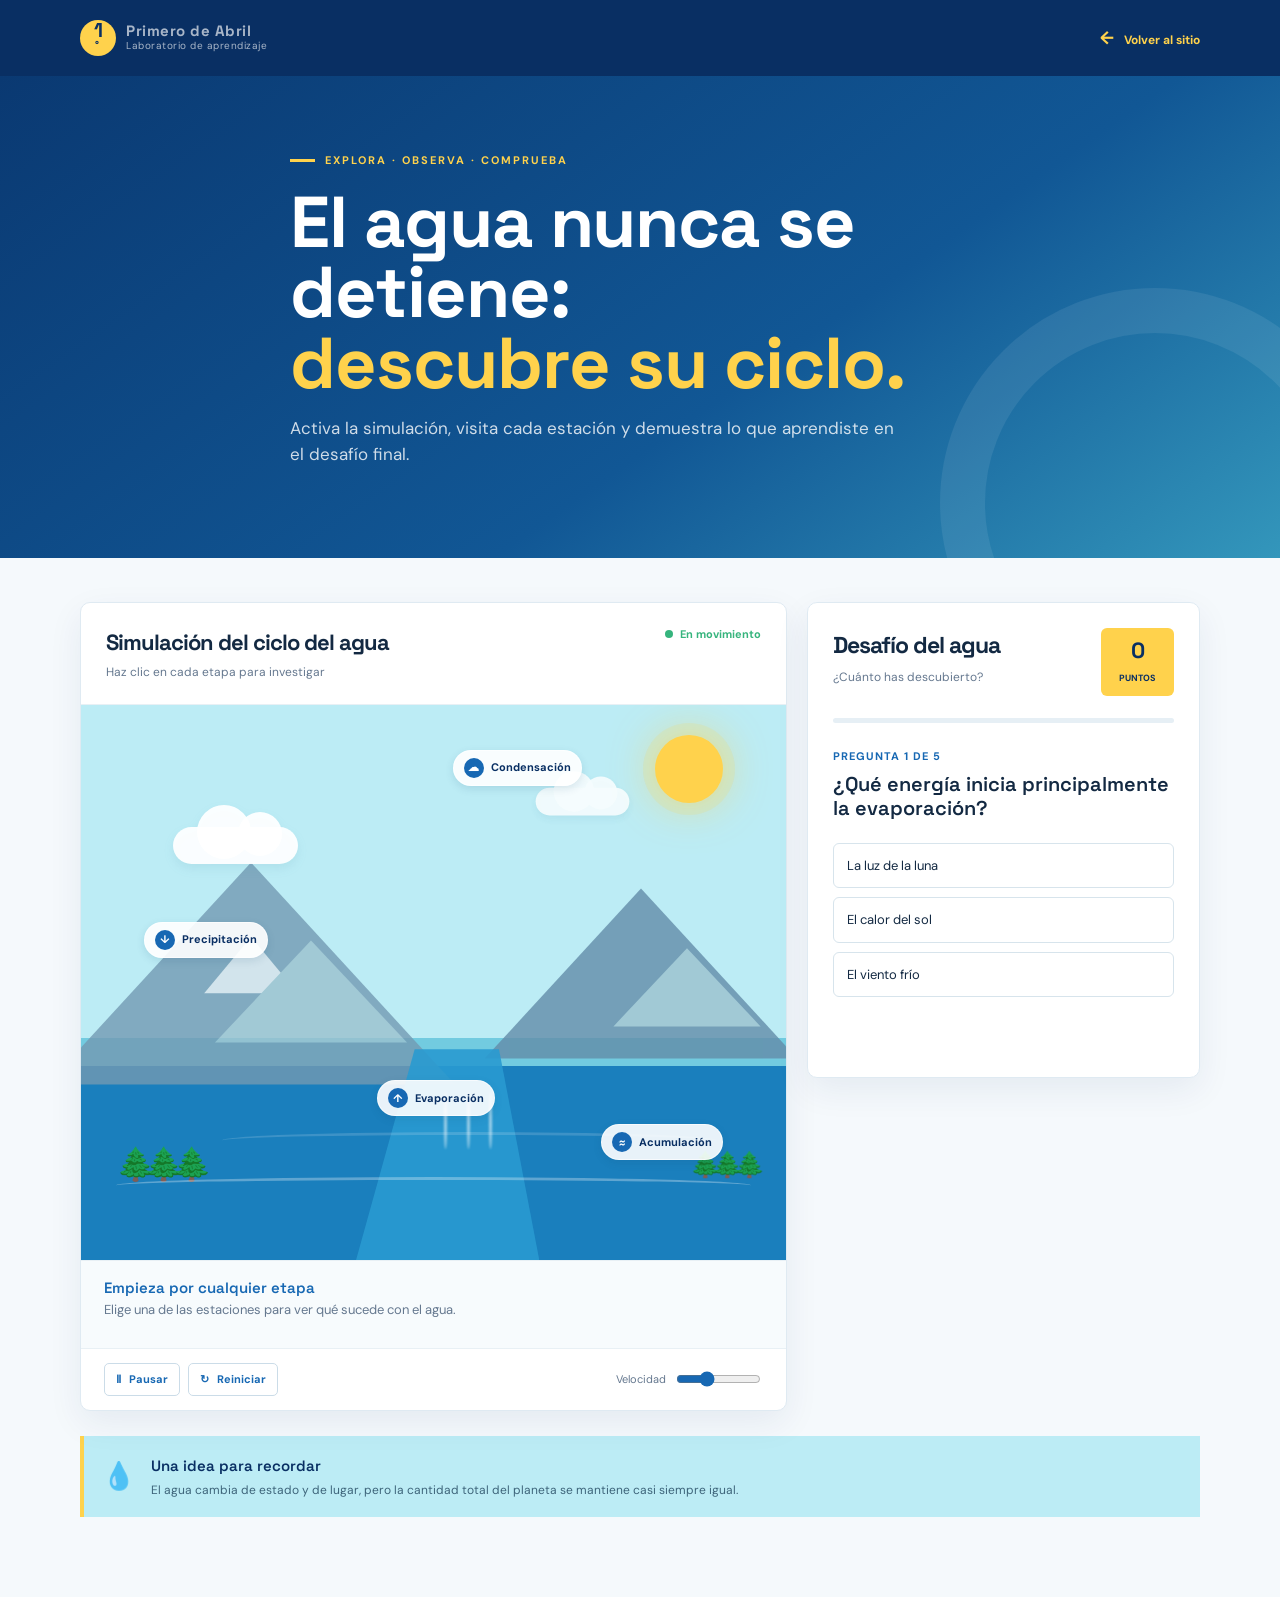
<file: ciclo-agua.html>
<!doctype html>
<html lang="es">
<head>
  <meta charset="UTF-8">
  <meta name="viewport" content="width=device-width, initial-scale=1.0">
  <meta name="description" content="Laboratorio interactivo del ciclo del agua para estudiantes de Primero de Abril.">
  <title>Laboratorio del agua | Primero de Abril</title>
  <link rel="preconnect" href="https://fonts.googleapis.com">
  <link rel="preconnect" href="https://fonts.gstatic.com" crossorigin>
  <link href="https://fonts.googleapis.com/css2?family=DM+Sans:wght@400;500;600;700&family=Space+Grotesk:wght@500;600;700&display=swap" rel="stylesheet">
  <style>
    :root { --navy: #092f63; --blue: #1768b3; --sky: #bcecf5; --cyan: #51cddd; --yellow: #ffd24c; --ink: #132942; --muted: #65788f; --paper: #f5f9fc; --white: #fff; --green: #36b47d; --red: #e76e68; }
    * { box-sizing: border-box; }
    html { scroll-behavior: smooth; }
    body { margin: 0; color: var(--ink); background: var(--paper); font-family: 'DM Sans', sans-serif; line-height: 1.5; }
    a { color: inherit; text-decoration: none; }
    button { font: inherit; cursor: pointer; }
    .container { width: min(1120px, calc(100% - 40px)); margin: 0 auto; }
    .lab-header { color: var(--white); background: var(--navy); }
    .header-inner { display: flex; align-items: center; justify-content: space-between; min-height: 76px; gap: 22px; }
    .brand { display: inline-flex; align-items: center; gap: 10px; }
    .brand-mark { display: grid; width: 36px; height: 36px; place-items: center; color: var(--navy); background: var(--yellow); border-radius: 50%; font: 700 20px/1 'Space Grotesk', sans-serif; }
    .brand-mark small { font-size: 10px; align-self: end; margin: 0 0 6px -2px; }
    .brand strong, .brand span:last-child { display: block; }
    .brand strong { font: 700 15px/1.05 'Space Grotesk', sans-serif; }
    .brand span:last-child { color: rgba(255,255,255,.65); font-size: 10px; letter-spacing: .5px; }
    .back-link { color: var(--yellow); font-size: 12px; font-weight: 700; }
    .back-link span { margin-right: 7px; font-size: 18px; }
    .lab-hero { position: relative; overflow: hidden; padding: 58px 0 72px; color: var(--white); background: linear-gradient(145deg, #0a3972 0%, #115795 60%, #4dc6d8 130%); }
    .lab-hero::after { position: absolute; right: -90px; bottom: -160px; width: 340px; height: 340px; border: 45px solid rgba(255,255,255,.08); border-radius: 50%; content: ''; }
    .hero-content { position: relative; z-index: 1; max-width: 700px; }
    .eyebrow { display: flex; align-items: center; gap: 10px; margin: 0 0 18px; color: var(--yellow); font-size: 11px; font-weight: 700; letter-spacing: 2px; text-transform: uppercase; }
    .eyebrow::before { width: 25px; height: 3px; background: var(--yellow); content: ''; }
    h1, h2, h3 { font-family: 'Space Grotesk', sans-serif; letter-spacing: -1px; }
    h1 { max-width: 760px; margin: 0 0 18px; font-size: clamp(42px, 8vw, 72px); line-height: .98; }
    h1 em { color: var(--yellow); font-style: normal; }
    .hero-content > p:not(.eyebrow) { max-width: 620px; margin: 0; color: rgba(255,255,255,.8); font-size: 17px; }
    main { padding: 44px 0 80px; }
    .simulation-layout { display: grid; gap: 20px; align-items: start; }
    .panel { background: var(--white); border: 1px solid #dfeaf2; border-radius: 10px; box-shadow: 0 12px 35px rgba(9,47,99,.07); }
    .simulation-panel { overflow: hidden; }
    .panel-heading { display: flex; align-items: start; justify-content: space-between; gap: 15px; padding: 23px 25px; border-bottom: 1px solid #e8f0f5; }
    .panel-heading h2 { margin: 0; font-size: 22px; }
    .panel-heading p { margin: 4px 0 0; color: var(--muted); font-size: 12px; }
    .sim-status { display: inline-flex; align-items: center; gap: 7px; white-space: nowrap; color: var(--green); font-size: 11px; font-weight: 700; }
    .sim-status::before { width: 8px; height: 8px; border-radius: 50%; background: currentColor; content: ''; animation: pulse 1.5s infinite; }
    .sim-status.paused { color: var(--muted); }
    .water-scene { position: relative; min-height: 500px; overflow: hidden; background: linear-gradient(#bcecf5 0 60%, #72cbe0 60% 65%, #1a7fbd 65% 100%); }
    .sun { position: absolute; top: 30px; right: 9%; width: 68px; height: 68px; border-radius: 50%; background: var(--yellow); box-shadow: 0 0 0 12px rgba(255,210,76,.14), 0 0 45px rgba(255,210,76,.7); }
    .mountain { position: absolute; bottom: 35%; width: 0; height: 0; border-right: 170px solid transparent; border-bottom: 185px solid #739ab3; border-left: 170px solid transparent; opacity: .8; }
    .mountain::after { position: absolute; top: 65px; left: -30px; width: 0; height: 0; border-right: 80px solid transparent; border-bottom: 85px solid #9bc1ce; border-left: 80px solid transparent; content: ''; }
    .mountain.one { left: 0; transform: scale(1.2); }
    .mountain.two { right: -25px; transform: scale(.92); border-bottom-color: #638da9; }
    .snowcap { position: absolute; top: 62px; left: -39px; width: 0; height: 0; border-right: 39px solid transparent; border-bottom: 47px solid rgba(255,255,255,.72); border-left: 39px solid transparent; }
    .cloud { position: absolute; z-index: 2; width: 125px; height: 37px; border-radius: 50px; background: rgba(255,255,255,.93); filter: drop-shadow(0 5px 5px rgba(55,123,157,.1)); }
    .cloud::before, .cloud::after { position: absolute; border-radius: 50%; background: inherit; content: ''; }
    .cloud::before { top: -22px; left: 24px; width: 54px; height: 54px; }
    .cloud::after { top: -15px; left: 65px; width: 44px; height: 44px; }
    .cloud.one { top: 22%; left: 13%; animation: drift 16s ease-in-out infinite alternate; }
    .cloud.two { top: 14%; right: 20%; transform: scale(.75); opacity: .85; animation: drift 20s 2s ease-in-out infinite alternate-reverse; }
    .rain { position: absolute; z-index: 3; top: 26%; left: 17%; width: 110px; height: 0; }
    .drop { position: absolute; width: 3px; height: 15px; border-radius: 3px; background: #4aafdb; opacity: 0; transform: rotate(16deg); animation: rain 1.2s linear infinite; }
    .drop:nth-child(1) { left: 10px; animation-delay: .1s; }.drop:nth-child(2) { left: 29px; animation-delay: .6s; }.drop:nth-child(3) { left: 51px; animation-delay: .3s; }.drop:nth-child(4) { left: 72px; animation-delay: .9s; }.drop:nth-child(5) { left: 91px; animation-delay: .45s; }
    .river { position: absolute; z-index: 1; bottom: 0; left: 39%; width: 26%; height: 38%; background: #2a9bd1; clip-path: polygon(32% 0, 78% 0, 100% 100%, 0 100%); opacity: .9; }
    .wave { position: absolute; z-index: 4; bottom: 12%; left: 5%; width: 90%; height: 17px; border-top: 3px solid rgba(255,255,255,.5); border-radius: 50%; opacity: .6; }
    .wave.two { bottom: 20%; width: 70%; left: 20%; opacity: .3; }
    .evaporation { position: absolute; z-index: 3; bottom: 20%; left: 48%; width: 100px; height: 130px; }
    .steam { position: absolute; bottom: 0; width: 3px; height: 57px; border-radius: 50%; background: rgba(255,255,255,.55); filter: blur(1px); animation: steam 2.8s ease-in-out infinite; }
    .steam:nth-child(1) { left: 25px; animation-delay: .3s; }.steam:nth-child(2) { left: 48px; animation-delay: 1s; }.steam:nth-child(3) { left: 70px; animation-delay: 1.6s; }
    .forest { position: absolute; z-index: 2; bottom: 13%; left: 5%; font-size: 32px; letter-spacing: -12px; filter: saturate(.8); }
    .forest.right { right: 3%; left: auto; transform: scale(.78); }
    .station { position: absolute; z-index: 5; display: inline-flex; align-items: center; gap: 7px; padding: 7px 10px; border: 1px solid rgba(255,255,255,.65); border-radius: 20px; color: var(--navy); background: rgba(255,255,255,.9); font-size: 11px; font-weight: 700; box-shadow: 0 3px 8px rgba(15,67,105,.12); transition: transform .2s, background .2s; }
    .station:hover, .station.active { transform: translateY(-3px); background: var(--yellow); }
    .station.evaporacion { bottom: 26%; left: 42%; }.station.condensacion { top: 8%; right: 29%; }.station.precipitacion { top: 39%; left: 9%; }.station.acumulacion { right: 9%; bottom: 18%; }
    .station-icon { display: grid; width: 20px; height: 20px; place-items: center; border-radius: 50%; color: var(--white); background: var(--blue); font-size: 11px; }
    .simulation-info { min-height: 88px; padding: 17px 23px; color: var(--ink); background: #f7fbfd; border-top: 1px solid #e8f0f5; }
    .simulation-info strong { display: block; margin-bottom: 3px; color: var(--blue); font: 600 15px 'Space Grotesk', sans-serif; }
    .simulation-info p { margin: 0; color: var(--muted); font-size: 13px; }
    .simulation-controls { display: flex; align-items: center; gap: 8px; padding: 14px 23px; border-top: 1px solid #e8f0f5; }
    .control-button { display: inline-flex; align-items: center; gap: 8px; padding: 7px 11px; border: 1px solid #cbdce8; border-radius: 5px; color: var(--blue); background: var(--white); font-size: 11px; font-weight: 700; }
    .control-button:hover { border-color: var(--blue); background: #f1f8fc; }
    .speed-label { margin-left: auto; color: var(--muted); font-size: 11px; }
    input[type="range"] { width: 85px; accent-color: var(--blue); }
    .quiz-panel { padding: 25px; }
    .quiz-heading { display: flex; justify-content: space-between; gap: 12px; align-items: start; margin-bottom: 22px; }
    .quiz-heading h2 { margin: 0; font-size: 23px; }.quiz-heading p { margin: 5px 0 0; color: var(--muted); font-size: 12px; }
    .score-box { min-width: 73px; padding: 8px; color: var(--navy); background: var(--yellow); text-align: center; border-radius: 6px; }.score-box span { display: block; font: 700 22px 'Space Grotesk', sans-serif; }.score-box small { font-size: 9px; font-weight: 700; text-transform: uppercase; }
    .progress-track { height: 5px; margin-bottom: 25px; overflow: hidden; background: #e6eff5; border-radius: 5px; }.progress-value { width: 0; height: 100%; background: var(--cyan); transition: width .3s; }
    .question-number { margin-bottom: 7px; color: var(--blue); font-size: 11px; font-weight: 700; letter-spacing: 1px; text-transform: uppercase; }.question-text { min-height: 52px; margin-bottom: 19px; font: 600 20px/1.2 'Space Grotesk', sans-serif; }
    .answers { display: grid; gap: 9px; }.answer { width: 100%; padding: 12px 13px; color: var(--ink); border: 1px solid #d7e4ec; border-radius: 6px; background: var(--white); text-align: left; font-size: 13px; transition: border .2s, background .2s, transform .2s; }.answer:hover { border-color: var(--blue); transform: translateX(3px); }.answer.correct { color: #146945; border-color: #78d1a9; background: #eafaf2; }.answer.wrong { color: #a94440; border-color: #f0aaa6; background: #fff0ef; }.answer:disabled { cursor: default; transform: none; }.feedback { min-height: 39px; margin: 16px 0 0; font-size: 12px; }.feedback.correct { color: #198153; }.feedback.wrong { color: #bf514b; }.next-question, .restart-quiz { display: none; width: 100%; padding: 12px; border: 0; border-radius: 6px; color: var(--navy); background: var(--yellow); font-size: 12px; font-weight: 700; }.next-question.show, .restart-quiz.show { display: block; }.quiz-result { display: none; padding: 18px; background: #f4fbfd; text-align: center; }.quiz-result.show { display: block; }.quiz-result strong { display: block; margin-bottom: 5px; font: 600 23px 'Space Grotesk', sans-serif; }.quiz-result p { margin: 0 0 15px; color: var(--muted); font-size: 13px; }
    .learning-note { display: grid; grid-template-columns: auto 1fr; gap: 15px; align-items: center; margin-top: 25px; padding: 18px; color: var(--navy); background: var(--sky); border-left: 4px solid var(--yellow); }.learning-note strong { font: 600 15px 'Space Grotesk', sans-serif; }.learning-note p { margin: 3px 0 0; color: #3d647a; font-size: 12px; }.note-icon { font-size: 27px; }
    @keyframes pulse { 50% { opacity: .35; } } @keyframes drift { to { transform: translateX(28px); } } @keyframes rain { 0% { opacity: 0; transform: translateY(0) rotate(16deg); } 25% { opacity: 1; } 100% { opacity: 0; transform: translateY(100px) rotate(16deg); } } @keyframes steam { 0% { opacity: 0; transform: translate(0, 0) scaleY(.6); } 35% { opacity: .7; } 100% { opacity: 0; transform: translate(-20px, -75px) scaleY(1); } }
    @media (min-width: 780px) { .simulation-layout { grid-template-columns: 1.35fr .75fr; }.water-scene { min-height: 555px; }.lab-hero { padding: 76px 0 91px; }.quiz-panel { position: sticky; top: 20px; } }
    @media (max-width: 560px) { .container { width: min(100% - 28px, 1120px); }.header-inner { min-height: 67px; }.back-link { font-size: 0; }.back-link span { font-size: 19px; }.water-scene { min-height: 440px; }.station { font-size: 9px; padding: 5px 7px; }.station.evaporacion { left: 34%; }.station.condensacion { right: 10%; }.station.acumulacion { right: 4%; }.station.precipitacion { left: 4%; }.cloud.one { left: 4%; }.panel-heading { padding: 19px; }.sim-status { font-size: 0; }.sim-status::before { width: 9px; height: 9px; }.simulation-controls { padding: 13px 19px; }.speed-label { font-size: 0; }.speed-label::before { content: 'Velocidad'; font-size: 10px; }.quiz-panel { padding: 19px; } }
  </style>
</head>
<body>
  <header class="lab-header">
    <div class="container header-inner">
      <a class="brand" href="index.html" aria-label="Volver a Primero de Abril"><span class="brand-mark">1<small>°</small></span><span><strong>Primero de Abril</strong><span>Laboratorio de aprendizaje</span></span></a>
      <a class="back-link" href="index.html"><span aria-hidden="true">←</span> Volver al sitio</a>
    </div>
  </header>
  <section class="lab-hero">
    <div class="container hero-content">
      <p class="eyebrow">Explora · Observa · Comprueba</p>
      <h1>El agua nunca se detiene:<br><em>descubre su ciclo.</em></h1>
      <p>Activa la simulación, visita cada estación y demuestra lo que aprendiste en el desafío final.</p>
    </div>
  </section>
  <main>
    <div class="container simulation-layout">
      <section class="panel simulation-panel" aria-labelledby="sim-title">
        <div class="panel-heading"><div><h2 id="sim-title">Simulación del ciclo del agua</h2><p>Haz clic en cada etapa para investigar</p></div><span class="sim-status" id="sim-status">En movimiento</span></div>
        <div class="water-scene" id="water-scene">
          <div class="sun" aria-hidden="true"></div><div class="mountain one"><span class="snowcap"></span></div><div class="mountain two"></div>
          <div class="cloud one" aria-hidden="true"></div><div class="cloud two" aria-hidden="true"></div>
          <div class="rain" aria-hidden="true"><i class="drop"></i><i class="drop"></i><i class="drop"></i><i class="drop"></i><i class="drop"></i></div>
          <div class="river" aria-hidden="true"></div><div class="wave" aria-hidden="true"></div><div class="wave two" aria-hidden="true"></div><div class="evaporation" aria-hidden="true"><i class="steam"></i><i class="steam"></i><i class="steam"></i></div><div class="forest" aria-hidden="true">🌲🌲🌲</div><div class="forest right" aria-hidden="true">🌲🌲🌲</div>
          <button class="station evaporacion" data-stage="evaporacion"><span class="station-icon">↑</span> Evaporación</button>
          <button class="station condensacion" data-stage="condensacion"><span class="station-icon">☁</span> Condensación</button>
          <button class="station precipitacion" data-stage="precipitacion"><span class="station-icon">↓</span> Precipitación</button>
          <button class="station acumulacion" data-stage="acumulacion"><span class="station-icon">≈</span> Acumulación</button>
        </div>
        <div class="simulation-info" id="simulation-info"><strong>Empieza por cualquier etapa</strong><p>Elige una de las estaciones para ver qué sucede con el agua.</p></div>
        <div class="simulation-controls"><button class="control-button" id="play-toggle" type="button"><span aria-hidden="true">Ⅱ</span> Pausar</button><button class="control-button" id="reset-sim" type="button"><span aria-hidden="true">↻</span> Reiniciar</button><span class="speed-label">Velocidad</span><input id="speed-control" type="range" min="0.5" max="2" value="1" step="0.5" aria-label="Velocidad de animación"></div>
      </section>
      <aside class="panel quiz-panel" aria-labelledby="quiz-title">
        <div class="quiz-heading"><div><h2 id="quiz-title">Desafío del agua</h2><p>¿Cuánto has descubierto?</p></div><div class="score-box"><span id="score">0</span><small>puntos</small></div></div>
        <div class="progress-track"><div class="progress-value" id="progress-value"></div></div>
        <div id="quiz-content"><div class="question-number" id="question-number">Pregunta 1 de 5</div><div class="question-text" id="question-text"></div><div class="answers" id="answers"></div><p class="feedback" id="feedback" role="status" aria-live="polite"></p><button class="next-question" id="next-question" type="button">Siguiente pregunta <span aria-hidden="true">→</span></button></div>
        <div class="quiz-result" id="quiz-result"><strong id="result-title">¡Reto completado!</strong><p id="result-text"></p><button class="restart-quiz" id="restart-quiz" type="button">Jugar de nuevo</button></div>
      </aside>
    </div>
    <div class="container"><div class="learning-note"><span class="note-icon" aria-hidden="true">💧</span><div><strong>Una idea para recordar</strong><p>El agua cambia de estado y de lugar, pero la cantidad total del planeta se mantiene casi siempre igual.</p></div></div></div>
  </main>
  <script>
    const stages = {
      evaporacion: { title: '1. Evaporación', text: 'El calor del sol convierte el agua líquida de ríos, lagos y mares en vapor que asciende.' },
      condensacion: { title: '2. Condensación', text: 'Al subir y enfriarse, el vapor se reúne en pequeñas gotas que forman las nubes.' },
      precipitacion: { title: '3. Precipitación', text: 'Cuando las gotas de las nubes crecen y pesan, caen a la Tierra como lluvia, nieve o granizo.' },
      acumulacion: { title: '4. Acumulación', text: 'El agua vuelve a ríos, lagos, océanos, glaciares y al suelo. Luego el ciclo comienza otra vez.' }
    };
    const stationButtons = document.querySelectorAll('.station');
    const infoTitle = document.querySelector('#simulation-info strong');
    const infoText = document.querySelector('#simulation-info p');
    stationButtons.forEach((button) => button.addEventListener('click', () => {
      stationButtons.forEach((item) => item.classList.remove('active'));
      button.classList.add('active');
      infoTitle.textContent = stages[button.dataset.stage].title;
      infoText.textContent = stages[button.dataset.stage].text;
    }));

    const scene = document.querySelector('#water-scene');
    const playToggle = document.querySelector('#play-toggle');
    const simStatus = document.querySelector('#sim-status');
    const speedControl = document.querySelector('#speed-control');
    let isPlaying = true;
    playToggle.addEventListener('click', () => {
      isPlaying = !isPlaying;
      scene.classList.toggle('paused', !isPlaying);
      document.querySelectorAll('.water-scene *').forEach((element) => { element.style.animationPlayState = isPlaying ? 'running' : 'paused'; });
      playToggle.innerHTML = isPlaying ? '<span aria-hidden="true">Ⅱ</span> Pausar' : '<span aria-hidden="true">▶</span> Continuar';
      simStatus.textContent = isPlaying ? 'En movimiento' : 'En pausa';
      simStatus.classList.toggle('paused', !isPlaying);
    });
    document.querySelector('#reset-sim').addEventListener('click', () => {
      stationButtons.forEach((item) => item.classList.remove('active'));
      infoTitle.textContent = 'Empieza por cualquier etapa'; infoText.textContent = 'Elige una de las estaciones para ver qué sucede con el agua.';
      isPlaying = true; scene.classList.remove('paused'); simStatus.textContent = 'En movimiento'; simStatus.classList.remove('paused'); playToggle.innerHTML = '<span aria-hidden="true">Ⅱ</span> Pausar';
      document.querySelectorAll('.water-scene *').forEach((element) => { element.style.animationPlayState = 'running'; });
    });
    speedControl.addEventListener('input', () => { scene.style.setProperty('--speed', `${speedControl.value}s`); document.querySelectorAll('.drop, .steam, .cloud').forEach((element) => { element.style.animationDuration = `${1.2 / speedControl.value}s`; }); });

    const questions = [
      { question: '¿Qué energía inicia principalmente la evaporación?', answers: ['La luz de la luna', 'El calor del sol', 'El viento frío'], correct: 1, hint: 'El sol aporta el calor que transforma el agua líquida en vapor.' },
      { question: '¿Qué ocurre durante la condensación?', answers: ['El vapor se convierte en pequeñas gotas', 'El agua desaparece', 'La lluvia se congela siempre'], correct: 0, hint: 'Al enfriarse, el vapor se reúne y forma las nubes.' },
      { question: '¿Cuál es un ejemplo de precipitación?', answers: ['La evaporación', 'La formación de nubes', 'La lluvia'], correct: 2, hint: 'La precipitación es el agua que cae desde las nubes.' },
      { question: '¿Dónde puede acumularse el agua?', answers: ['Solo en las nubes', 'En ríos, lagos y océanos', 'Únicamente en las plantas'], correct: 1, hint: 'El agua se reúne en distintas reservas de la superficie y del subsuelo.' },
      { question: '¿Por qué decimos que el ciclo del agua es continuo?', answers: ['Porque sus etapas se repiten', 'Porque nunca cambia de estado', 'Porque solo sucede en verano'], correct: 0, hint: 'El agua circula y vuelve a comenzar el proceso una y otra vez.' }
    ];
    let currentQuestion = 0; let score = 0; let answered = false;
    const questionNumber = document.querySelector('#question-number'); const questionText = document.querySelector('#question-text'); const answers = document.querySelector('#answers'); const feedback = document.querySelector('#feedback'); const nextQuestion = document.querySelector('#next-question'); const progress = document.querySelector('#progress-value'); const scoreElement = document.querySelector('#score'); const quizContent = document.querySelector('#quiz-content'); const quizResult = document.querySelector('#quiz-result'); const resultTitle = document.querySelector('#result-title'); const resultText = document.querySelector('#result-text');
    function renderQuestion() { const item = questions[currentQuestion]; answered = false; questionNumber.textContent = `Pregunta ${currentQuestion + 1} de ${questions.length}`; questionText.textContent = item.question; progress.style.width = `${(currentQuestion / questions.length) * 100}%`; feedback.textContent = ''; feedback.className = 'feedback'; nextQuestion.classList.remove('show'); answers.innerHTML = ''; item.answers.forEach((answer, index) => { const button = document.createElement('button'); button.className = 'answer'; button.type = 'button'; button.textContent = answer; button.addEventListener('click', () => chooseAnswer(index, button)); answers.appendChild(button); }); }
    function chooseAnswer(index, selected) { if (answered) return; answered = true; const item = questions[currentQuestion]; document.querySelectorAll('.answer').forEach((button, buttonIndex) => { button.disabled = true; if (buttonIndex === item.correct) button.classList.add('correct'); }); if (index === item.correct) { score += 100; scoreElement.textContent = score; feedback.textContent = '¡Muy bien! +100 puntos. ' + item.hint; feedback.classList.add('correct'); } else { selected.classList.add('wrong'); feedback.textContent = 'Casi. ' + item.hint; feedback.classList.add('wrong'); } progress.style.width = `${((currentQuestion + 1) / questions.length) * 100}%`; nextQuestion.classList.add('show'); }
    nextQuestion.addEventListener('click', () => { currentQuestion += 1; if (currentQuestion < questions.length) renderQuestion(); else showResult(); });
    function showResult() { quizContent.style.display = 'none'; quizResult.classList.add('show'); resultTitle.textContent = score === 500 ? '¡Maestría del agua!' : score >= 300 ? '¡Buen trabajo!' : '¡Sigue explorando!'; resultText.textContent = `Conseguiste ${score} de 500 puntos. Cada intento es una nueva oportunidad para aprender.`; document.querySelector('#restart-quiz').classList.add('show'); }
    document.querySelector('#restart-quiz').addEventListener('click', () => { currentQuestion = 0; score = 0; scoreElement.textContent = '0'; quizContent.style.display = ''; quizResult.classList.remove('show'); renderQuestion(); });
    renderQuestion();
  </script>
</body>
</html>
</file>
